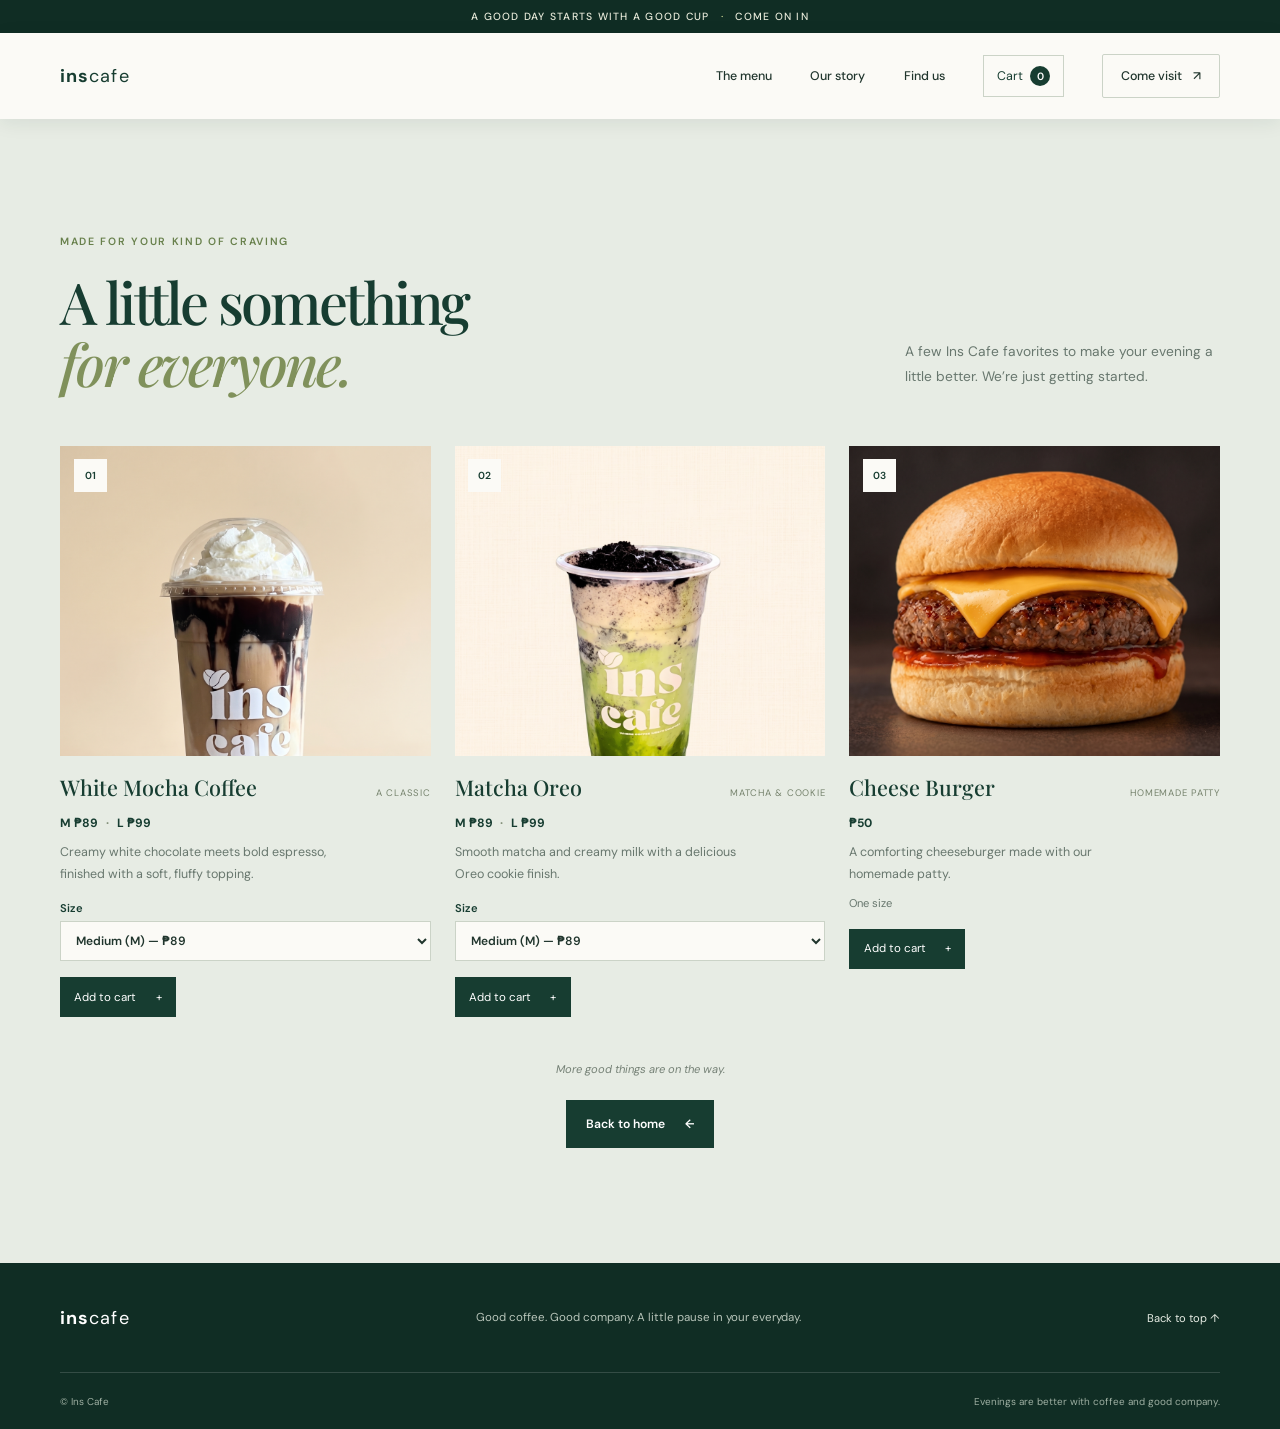
<file: menu.html>
<!DOCTYPE html>
<html lang="en">
<head>
    <meta charset="UTF-8">
    <meta name="viewport" content="width=device-width, initial-scale=1">
    <meta name="description" content="Explore the Ins Cafe menu, from white mocha coffee and Matcha Oreo to our homemade-patty cheeseburger.">
    <meta name="theme-color" content="#173d31">
    <title>Menu — Ins Cafe</title>
    <link rel="preconnect" href="https://fonts.googleapis.com">
    <link rel="preconnect" href="https://fonts.gstatic.com" crossorigin>
    <link href="https://fonts.googleapis.com/css2?family=DM+Sans:wght@400;500;600;700&family=Playfair+Display:wght@500;600;700&display=swap" rel="stylesheet">
    <link rel="stylesheet" href="styles.css">
</head>
<body>
    <a class="skip-link" href="#main">Skip to content</a>

    <div class="announcement">
        <p>A good day starts with a good cup <span aria-hidden="true">·</span> Come on in</p>
    </div>

    <header class="site-header menu-site-header">
        <nav class="navigation wrap" aria-label="Main navigation">
            <a class="brand" href="index.html#top" aria-label="Ins Cafe home">
                <span class="brand-name">ins<span>cafe</span></span>
            </a>
            <div class="nav-links">
                <a href="menu.html" aria-current="page">The menu</a>
                <a href="index.html#story">Our story</a>
                <a href="index.html#visit">Find us</a>
                <button class="cart-toggle" type="button" data-open-cart aria-label="Open cart, 0 items">
                    Cart <span class="cart-count" data-cart-count aria-hidden="true">0</span>
                </button>
                <a class="nav-cta" href="index.html#visit">Come visit <span aria-hidden="true">↗</span></a>
            </div>
        </nav>
    </header>

    <main id="main">
        <section class="menu-section section-pad menu-page" id="menu" aria-labelledby="menu-title">
            <div class="wrap">
                <div class="section-heading">
                    <div>
                        <p class="eyebrow eyebrow-green">Made for your kind of craving</p>
                        <h1 id="menu-title">A little something<br><em>for everyone.</em></h1>
                    </div>
                    <p class="section-intro">A few Ins Cafe favorites to make your evening a little better. We’re just getting started.</p>
                </div>
                <div class="menu-grid">
                    <article class="menu-card" data-product-id="white-mocha" data-price-m="89" data-price-l="99">
                        <div class="menu-image">
                            <img src="images/white-mocha-coffee.png" alt="White mocha coffee in an Ins Cafe cup" fetchpriority="high">
                            <span class="menu-number">01</span>
                        </div>
                        <div class="menu-card-copy">
                            <div class="menu-title-row">
                                <h2>White Mocha Coffee</h2>
                                <span class="menu-tag">A classic</span>
                            </div>
                            <p class="menu-prices">M ₱89 <span aria-hidden="true">·</span> L ₱99</p>
                            <p>Creamy white chocolate meets bold espresso, finished with a soft, fluffy topping.</p>
                            <label class="product-size" for="white-mocha-size">
                                Size
                                <select id="white-mocha-size" data-size-select>
                                    <option value="M">Medium (M) — ₱89</option>
                                    <option value="L">Large (L) — ₱99</option>
                                </select>
                            </label>
                            <button class="button button-light add-to-cart" type="button" data-add-to-cart data-product-id="white-mocha">Add to cart <span aria-hidden="true">+</span></button>
                        </div>
                    </article>
                    <article class="menu-card" data-product-id="matcha-oreo" data-price-m="89" data-price-l="99">
                        <div class="menu-image">
                            <img src="images/matcha-oreo.jpg" alt="Matcha Oreo drink" loading="lazy">
                            <span class="menu-number">02</span>
                        </div>
                        <div class="menu-card-copy">
                            <div class="menu-title-row">
                                <h2>Matcha Oreo</h2>
                                <span class="menu-tag">Matcha &amp; cookie</span>
                            </div>
                            <p class="menu-prices">M ₱89 <span aria-hidden="true">·</span> L ₱99</p>
                            <p>Smooth matcha and creamy milk with a delicious Oreo cookie finish.</p>
                            <label class="product-size" for="matcha-oreo-size">
                                Size
                                <select id="matcha-oreo-size" data-size-select>
                                    <option value="M">Medium (M) — ₱89</option>
                                    <option value="L">Large (L) — ₱99</option>
                                </select>
                            </label>
                            <button class="button button-light add-to-cart" type="button" data-add-to-cart data-product-id="matcha-oreo">Add to cart <span aria-hidden="true">+</span></button>
                        </div>
                    </article>
                    <article class="menu-card" data-product-id="cheese-burger" data-price="50">
                        <div class="menu-image">
                            <img src="images/cheese-burger.jpg" alt="Cheeseburger made with a homemade patty" loading="lazy">
                            <span class="menu-number">03</span>
                        </div>
                        <div class="menu-card-copy">
                            <div class="menu-title-row">
                                <h2>Cheese Burger</h2>
                                <span class="menu-tag">Homemade patty</span>
                            </div>
                            <p class="menu-prices">₱50</p>
                            <p>A comforting cheeseburger made with our homemade patty.</p>
                            <p class="product-size-note">One size</p>
                            <button class="button button-light add-to-cart" type="button" data-add-to-cart data-product-id="cheese-burger">Add to cart <span aria-hidden="true">+</span></button>
                        </div>
                    </article>
                </div>
                <p class="menu-footnote">More good things are on the way.</p>
                <div class="menu-more">
                    <a class="button button-light" href="index.html#top">Back to home <span aria-hidden="true">←</span></a>
                </div>
            </div>
        </section>
    </main>

    <p class="cart-status" data-cart-status role="status" aria-live="polite"></p>
    <dialog class="cart-dialog" data-cart-dialog aria-labelledby="cart-title">
        <div class="cart-dialog__header">
            <div>
                <p class="eyebrow eyebrow-green">Your Ins Cafe picks</p>
                <h2 id="cart-title">Your cart</h2>
            </div>
            <button class="cart-close" type="button" data-close-cart aria-label="Close cart">×</button>
        </div>
        <div class="cart-dialog__body">
            <div class="cart-toolbar">
                <p class="cart-summary" data-cart-summary>0 items</p>
                <button class="cart-clear" type="button" data-clear-cart disabled>Clear cart</button>
            </div>
            <p class="cart-empty" data-cart-empty>Your cart is empty. Add a favorite from the menu.</p>
            <ul class="cart-items" data-cart-items aria-label="Cart items"></ul>
        </div>
        <div class="cart-dialog__footer">
            <div class="cart-total-row">
                <span>Total</span>
                <strong data-cart-total>₱0</strong>
            </div>
            <button class="button button-light cart-qr-button" type="button" data-generate-qr disabled>Generate order QR <span aria-hidden="true">▦</span></button>
            <div class="cart-qr-output" data-qr-output hidden>
                <canvas data-qr-canvas aria-label="QR code for this cart request"></canvas>
                <p data-qr-message role="status" aria-live="polite"></p>
                <button class="cart-qr-hide" type="button" data-hide-qr>Hide QR and review cart</button>
            </div>
            <p>The QR opens the order details on this website. The scanning device must be able to reach the website; local file previews and localhost links only work on this computer.</p>
        </div>
    </dialog>

    <footer class="site-footer">
        <div class="wrap footer-main">
            <a class="brand footer-brand" href="index.html#top" aria-label="Ins Cafe, back to top">
                <span class="brand-name">ins<span>cafe</span></span>
            </a>
            <p>Good coffee. Good company. A little pause in your everyday.</p>
            <a class="footer-top" href="#main">Back to top ↑</a>
        </div>
        <div class="wrap footer-bottom">
            <span>© Ins Cafe</span>
            <span>Evenings are better with coffee and good company.</span>
        </div>
    </footer>
    <script src="scripts/qrcode-generator.js" defer></script>
    <script src="cart.js" defer></script>
</body>
</html>
</file>
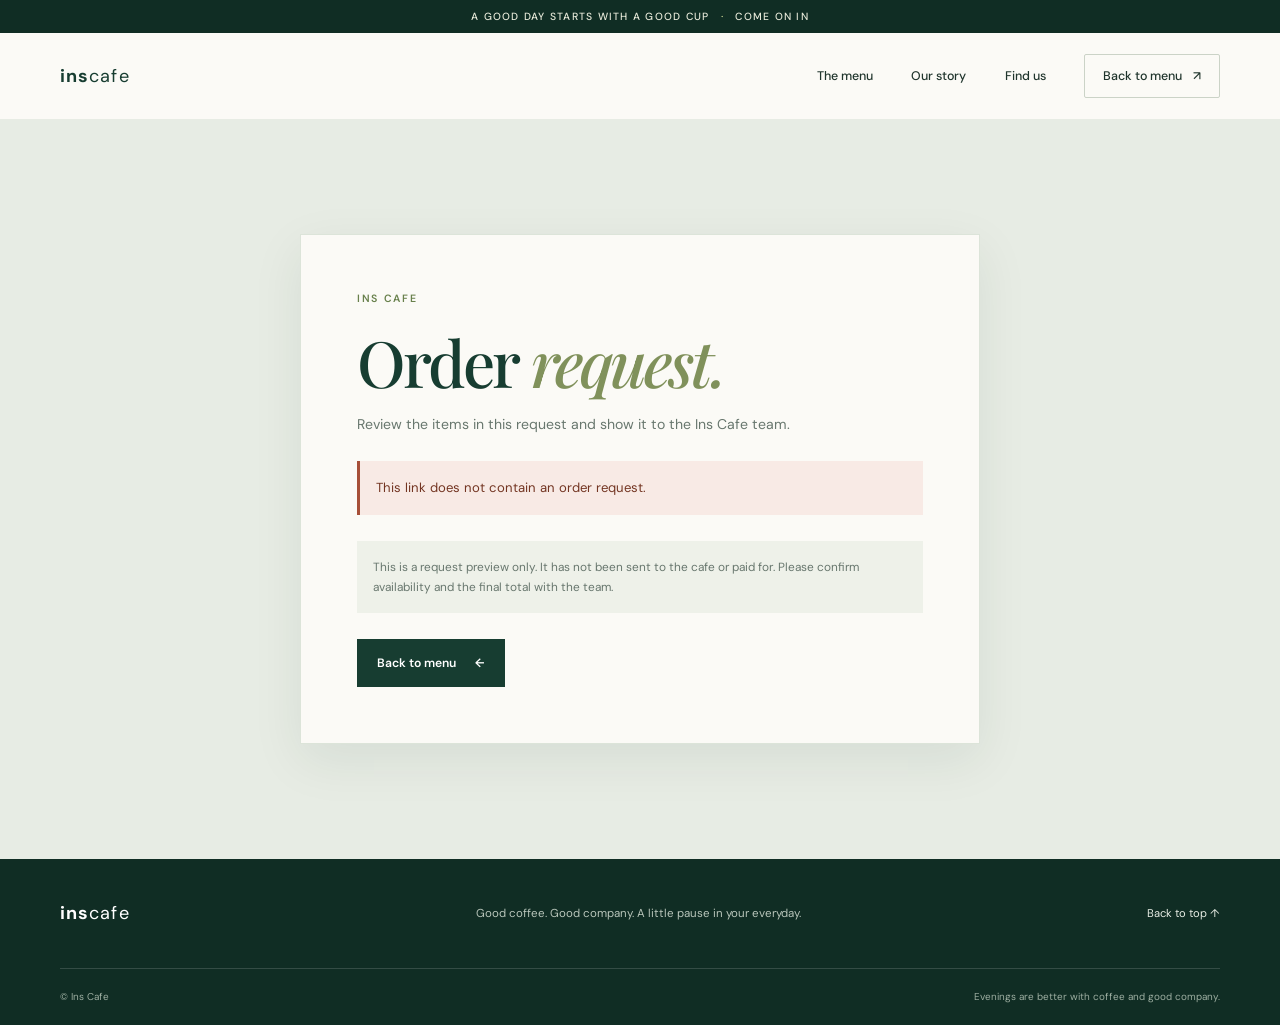
<file: order.html>
<!DOCTYPE html>
<html lang="en">
<head>
    <meta charset="UTF-8">
    <meta name="viewport" content="width=device-width, initial-scale=1">
    <meta name="description" content="Review an Ins Cafe order request.">
    <meta name="theme-color" content="#173d31">
    <title>Order request — Ins Cafe</title>
    <link rel="preconnect" href="https://fonts.googleapis.com">
    <link rel="preconnect" href="https://fonts.gstatic.com" crossorigin>
    <link href="https://fonts.googleapis.com/css2?family=DM+Sans:wght@400;500;600;700&family=Playfair+Display:wght@500;600;700&display=swap" rel="stylesheet">
    <link rel="stylesheet" href="styles.css">
</head>
<body>
    <a class="skip-link" href="#main">Skip to content</a>

    <div class="announcement">
        <p>A good day starts with a good cup <span aria-hidden="true">·</span> Come on in</p>
    </div>

    <header class="site-header">
        <nav class="navigation wrap" aria-label="Main navigation">
            <a class="brand" href="index.html#top" aria-label="Ins Cafe home">
                <span class="brand-name">ins<span>cafe</span></span>
            </a>
            <div class="nav-links">
                <a href="menu.html">The menu</a>
                <a href="index.html#story">Our story</a>
                <a href="index.html#visit">Find us</a>
                <a class="nav-cta" href="menu.html">Back to menu <span aria-hidden="true">↗</span></a>
            </div>
        </nav>
    </header>

    <main id="main" class="order-page section-pad">
        <div class="wrap order-wrap">
            <section class="order-card" aria-labelledby="order-title">
                <p class="eyebrow eyebrow-green">Ins Cafe</p>
                <h1 id="order-title">Order <em>request.</em></h1>
                <p class="order-intro">Review the items in this request and show it to the Ins Cafe team.</p>
                <p class="order-error" data-order-error role="alert" hidden></p>
                <div data-order-content hidden>
                    <ul class="order-items" data-order-items aria-label="Requested items"></ul>
                    <div class="order-total">
                        <span>Total</span>
                        <strong data-order-total></strong>
                    </div>
                </div>
                <p class="order-note">This is a request preview only. It has not been sent to the cafe or paid for. Please confirm availability and the final total with the team.</p>
                <a class="button button-light" href="menu.html">Back to menu <span aria-hidden="true">←</span></a>
            </section>
        </div>
    </main>

    <footer class="site-footer">
        <div class="wrap footer-main">
            <a class="brand footer-brand" href="index.html#top" aria-label="Ins Cafe home">
                <span class="brand-name">ins<span>cafe</span></span>
            </a>
            <p>Good coffee. Good company. A little pause in your everyday.</p>
            <a class="footer-top" href="#main">Back to top ↑</a>
        </div>
        <div class="wrap footer-bottom">
            <span>© Ins Cafe</span>
            <span>Evenings are better with coffee and good company.</span>
        </div>
    </footer>
    <script src="order.js" defer></script>
</body>
</html>
</file>
<file: styles.css>
:root {
    color-scheme: light;
    --green: #173d31;
    --green-deep: #102d24;
    --green-soft: #e7ece4;
    --cream: #f5f3eb;
    --paper: #fbfaf6;
    --ink: #20352d;
    --muted: #68776e;
    --accent: #d7e09a;
    --serif: "Playfair Display", Georgia, serif;
    --sans: "DM Sans", Arial, sans-serif;
}

* {
    box-sizing: border-box;
}

html {
    scroll-behavior: smooth;
    scroll-padding-top: 5.5rem;
}

body {
    margin: 0;
    background: var(--paper);
    color: var(--ink);
    font-family: var(--sans);
    -webkit-font-smoothing: antialiased;
}

img {
    display: block;
    width: 100%;
}

a {
    color: inherit;
}

a:focus-visible {
    outline: 3px solid #b6c75e;
    outline-offset: 4px;
}

.wrap {
    width: min(1160px, calc(100% - 64px));
    margin-inline: auto;
}

.skip-link {
    position: absolute;
    z-index: 10;
    top: 0.75rem;
    left: 0.75rem;
    padding: 0.75rem 1rem;
    transform: translateY(-150%);
    background: var(--paper);
    color: var(--green);
}

.skip-link:focus {
    transform: translateY(0);
}

.announcement {
    display: flex;
    min-height: 33px;
    align-items: center;
    justify-content: center;
    padding: 0.35rem 1rem;
    background: var(--green-deep);
    color: #e7e9d9;
    text-align: center;
}

.announcement p {
    margin: 0;
    font-size: 0.65rem;
    font-weight: 500;
    letter-spacing: 0.12em;
    text-transform: uppercase;
}

.announcement span {
    padding-inline: 0.45rem;
    color: var(--accent);
}

.site-header {
    position: relative;
    z-index: 2;
    background: var(--paper);
}

.menu-site-header {
    position: sticky;
    z-index: 4;
    top: 0;
    box-shadow: 0 4px 18px rgba(16, 45, 36, 0.08);
}

.navigation {
    display: flex;
    min-height: 86px;
    align-items: center;
    justify-content: space-between;
    gap: 2rem;
}

.brand {
    display: inline-flex;
    align-items: center;
    color: var(--green);
    text-decoration: none;
}

.brand-name {
    font-size: 1.13rem;
    font-weight: 700;
    letter-spacing: 0.06em;
}

.brand-name span {
    font-weight: 400;
}

.nav-links {
    display: flex;
    align-items: center;
    gap: clamp(1.25rem, 3vw, 2.8rem);
}

.nav-links a {
    font-size: 0.78rem;
    font-weight: 500;
    text-decoration: none;
    transition: color 160ms ease, background-color 160ms ease;
}

.nav-links a:hover,
.footer-top:hover {
    color: #668039;
}

.nav-links .nav-cta {
    padding: 0.82rem 1.12rem;
    border: 1px solid #cbd3c7;
    border-radius: 2px;
}

.nav-links .nav-cta:hover {
    border-color: var(--green);
    background: var(--green);
    color: #fff;
}

.nav-cta span {
    margin-left: 0.5rem;
}

.nav-links .cart-toggle {
    display: inline-flex;
    align-items: center;
    gap: 0.45rem;
    padding: 0.65rem 0.8rem;
    border: 1px solid #cbd3c7;
    background: transparent;
    color: var(--green);
    cursor: pointer;
    font: inherit;
    font-size: 0.78rem;
}

.cart-count {
    display: inline-grid;
    min-width: 1.25rem;
    height: 1.25rem;
    place-items: center;
    border-radius: 50%;
    background: var(--green);
    color: #fff;
    font-size: 0.66rem;
    font-weight: 600;
}

.hero {
    position: relative;
    display: grid;
    min-height: 610px;
    grid-template-columns: 0.92fr 1.08fr;
    align-items: center;
    gap: clamp(2rem, 6vw, 5rem);
    padding-top: 2.5rem;
    padding-bottom: 5.75rem;
}

.hero-copy {
    position: relative;
    z-index: 1;
    padding-block: 2rem;
}

.hero-copy .eyebrow {
    color: #708152;
}

.eyebrow {
    display: flex;
    align-items: center;
    gap: 0.65rem;
    margin: 0 0 1.25rem;
    color: #dce4cf;
    font-size: 0.66rem;
    font-weight: 600;
    letter-spacing: 0.16em;
    line-height: 1.5;
    text-transform: uppercase;
}

.eyebrow-dot {
    width: 7px;
    height: 7px;
    border-radius: 50%;
    background: var(--accent);
}

h1,
h2,
h3,
p {
    margin-top: 0;
}

.hero h1 {
    margin-bottom: 1.25rem;
    color: var(--green);
    font-family: var(--serif);
    font-size: clamp(3.25rem, 6.1vw, 5.4rem);
    font-weight: 500;
    letter-spacing: -0.055em;
    line-height: 1.02;
}

.hero h1 em,
.section-heading h2 em,
.story-copy h2 em,
.visit-layout h2 em {
    color: #80915b;
    font-weight: 500;
}

.hero-intro {
    max-width: 420px;
    margin-bottom: 1.8rem;
    color: var(--muted);
    font-size: 0.94rem;
    line-height: 1.85;
}

.hero-actions {
    display: flex;
    align-items: center;
    flex-wrap: wrap;
    gap: 1.5rem;
}

.button {
    display: inline-flex;
    min-height: 48px;
    align-items: center;
    justify-content: center;
    gap: 1.2rem;
    padding: 0.8rem 1.2rem;
    border: 1px solid transparent;
    font-size: 0.76rem;
    font-weight: 600;
    text-decoration: none;
    transition: transform 160ms ease, background-color 160ms ease;
}

.button:hover {
    transform: translateY(-2px);
}

.button-light {
    background: var(--green);
    color: #fff;
}

.button-light:hover {
    background: var(--green-deep);
}

.text-link {
    display: inline-flex;
    align-items: center;
    gap: 0.6rem;
    color: var(--green);
    font-size: 0.76rem;
    font-weight: 600;
    text-decoration: none;
}

.text-link span {
    transition: transform 160ms ease;
}

.text-link:hover span {
    transform: translateX(4px);
}

.hero-note {
    display: flex;
    align-items: center;
    gap: 0.8rem;
    margin-top: 3rem;
    color: var(--muted);
}

.note-icon {
    display: grid;
    width: 35px;
    height: 35px;
    place-items: center;
    border: 1px solid #d8decf;
    border-radius: 50%;
    color: #7f925b;
    font-size: 1rem;
}

.hero-note p {
    margin: 0;
    font-size: 0.68rem;
    line-height: 1.65;
}

.hero-note strong {
    color: var(--green);
    font-weight: 600;
}

.hero-visual {
    position: relative;
    min-height: 472px;
    height: min(60vw, 535px);
}

.hero-visual > img {
    height: 100%;
    object-fit: cover;
    object-position: center;
}

.image-caption {
    position: absolute;
    right: 0;
    bottom: 0;
    display: grid;
    min-width: 185px;
    gap: 0.3rem;
    padding: 1rem 1.2rem;
    background: var(--paper);
    color: var(--green);
    font-family: var(--serif);
    font-size: 1.05rem;
}

.caption-kicker {
    color: var(--muted);
    font-family: var(--sans);
    font-size: 0.58rem;
    font-weight: 600;
    letter-spacing: 0.13em;
    text-transform: uppercase;
}

.round-stamp {
    position: absolute;
    top: 1.5rem;
    left: -2rem;
    display: flex;
    width: 105px;
    height: 105px;
    flex-direction: column;
    align-items: center;
    justify-content: center;
    gap: 0.2rem;
    border: 1px solid rgba(255, 255, 255, 0.65);
    border-radius: 50%;
    background: var(--green);
    color: #fff;
    font-size: 0.46rem;
    font-weight: 600;
    letter-spacing: 0.12em;
}

.round-stamp .stamp-star {
    color: var(--accent);
    font-size: 1.15rem;
}

.scroll-cue {
    position: absolute;
    bottom: 2rem;
    left: 0;
    display: inline-flex;
    align-items: center;
    gap: 0.65rem;
    color: #839087;
    font-size: 0.57rem;
    font-weight: 600;
    letter-spacing: 0.15em;
    text-decoration: none;
}

.scroll-cue span {
    color: var(--green);
    font-size: 0.9rem;
}

.section-pad {
    padding-block: clamp(5rem, 9vw, 8rem);
}

.menu-section {
    background: var(--green-soft);
}

.section-heading {
    display: flex;
    align-items: end;
    justify-content: space-between;
    gap: 2rem;
    margin-bottom: 3.2rem;
}

.eyebrow-green {
    color: #68804c;
}

.section-heading h2,
.story-copy h2,
.visit-layout h2 {
    margin: 0;
    color: var(--green);
    font-family: var(--serif);
    font-size: clamp(2.7rem, 4.5vw, 4rem);
    font-weight: 500;
    letter-spacing: -0.045em;
    line-height: 1.08;
}

.section-intro {
    max-width: 315px;
    margin: 0 0 0.35rem;
    color: var(--muted);
    font-size: 0.86rem;
    line-height: 1.8;
}

.menu-grid {
    display: grid;
    grid-template-columns: repeat(3, minmax(0, 1fr));
    gap: 1.5rem;
}

.menu-card {
    min-width: 0;
}

.menu-image {
    position: relative;
    height: clamp(220px, 25vw, 310px);
    overflow: hidden;
    background: #d4d7c8;
}

.menu-image img {
    height: 100%;
    object-fit: cover;
    transition: transform 400ms ease;
}

.menu-card:hover .menu-image img {
    transform: scale(1.04);
}

.menu-number {
    position: absolute;
    top: 0.85rem;
    left: 0.85rem;
    display: grid;
    width: 33px;
    height: 33px;
    place-items: center;
    background: var(--paper);
    color: var(--green);
    font-size: 0.64rem;
    font-weight: 600;
}

.menu-card-copy {
    padding-top: 1.1rem;
}

.menu-title-row {
    display: flex;
    align-items: baseline;
    justify-content: space-between;
    gap: 0.8rem;
}

.menu-title-row h2,
.menu-title-row h3 {
    margin: 0;
    color: var(--green);
    font-family: var(--serif);
    font-size: 1.35rem;
    font-weight: 500;
}

.menu-tag {
    color: #76836d;
    font-size: 0.59rem;
    letter-spacing: 0.08em;
    text-transform: uppercase;
    white-space: nowrap;
}

.menu-card-copy p {
    max-width: 290px;
    margin: 0.55rem 0 0;
    color: var(--muted);
    font-size: 0.78rem;
    line-height: 1.7;
}

.menu-card-copy .menu-prices {
    margin-top: 0.75rem;
    color: var(--green);
    font-size: 0.75rem;
    font-weight: 700;
}

.menu-prices span {
    padding-inline: 0.3rem;
    color: #839079;
}

.product-size {
    display: grid;
    gap: 0.4rem;
    margin-top: 1rem;
    color: var(--green);
    font-size: 0.7rem;
    font-weight: 600;
}

.product-size select {
    min-height: 40px;
    padding: 0.5rem 0.7rem;
    border: 1px solid #cbd3c7;
    border-radius: 0;
    background: var(--paper);
    color: var(--ink);
    font: inherit;
    font-size: 0.75rem;
}

.product-size-note {
    color: var(--muted);
    font-size: 0.7rem !important;
}

.add-to-cart {
    min-height: 40px;
    margin-top: 1rem;
    padding: 0.6rem 0.9rem;
    border: 0;
    cursor: pointer;
    font: inherit;
    font-size: 0.72rem;
}

.cart-status {
    position: fixed;
    z-index: 5;
    right: 1rem;
    bottom: 1rem;
    max-width: min(24rem, calc(100% - 2rem));
    margin: 0;
    padding: 0;
    background: var(--green-deep);
    color: #fff;
    font-size: 0.78rem;
}

.cart-status:not(:empty) {
    padding: 0.8rem 1rem;
}

.cart-dialog {
    position: fixed;
    inset: 0;
    display: none;
    width: min(34rem, calc(100% - 2rem));
    max-height: min(80vh, 42rem);
    margin: auto;
    grid-template-rows: auto minmax(0, 1fr) auto;
    padding: 0;
    border: 1px solid #d7dfd3;
    background: var(--paper);
    color: var(--ink);
    box-shadow: 0 1.5rem 5rem rgba(12, 29, 22, 0.3);
}

.cart-dialog[open] {
    display: grid;
}

.cart-dialog::backdrop {
    background: rgba(10, 25, 19, 0.58);
    backdrop-filter: blur(3px);
}

.cart-dialog__header,
.cart-dialog__body,
.cart-dialog__footer {
    padding: 1.4rem 1.6rem;
}

.cart-dialog__body {
    overflow-y: auto;
}

.cart-dialog__header {
    display: flex;
    align-items: flex-start;
    justify-content: space-between;
    border-bottom: 1px solid #e1e6dc;
}

.cart-dialog__header .eyebrow {
    margin-bottom: 0.4rem;
}

.cart-dialog__header h2 {
    margin: 0;
    color: var(--green);
    font-family: var(--serif);
    font-size: 2rem;
    font-weight: 500;
}

.cart-close {
    width: 2.25rem;
    height: 2.25rem;
    border: 1px solid #cbd3c7;
    background: transparent;
    color: var(--green);
    cursor: pointer;
    font-size: 1.5rem;
    line-height: 1;
}

.cart-toolbar {
    display: flex;
    align-items: center;
    justify-content: space-between;
    gap: 1rem;
}

.cart-summary {
    margin: 0;
    color: var(--green);
    font-size: 0.8rem;
    font-weight: 600;
}

.cart-clear,
.cart-remove {
    padding: 0.4rem;
    border: 0;
    background: transparent;
    color: #657c4a;
    cursor: pointer;
    font: inherit;
    font-size: 0.72rem;
    text-decoration: underline;
    text-underline-offset: 0.2em;
}

.cart-clear:disabled {
    color: #909a90;
    cursor: not-allowed;
}

.cart-empty {
    margin: 1.5rem 0 0;
    color: var(--muted);
    font-size: 0.82rem;
    line-height: 1.7;
}

.cart-empty[hidden] {
    display: none;
}

.cart-items {
    display: grid;
    gap: 1rem;
    margin: 1rem 0 0;
    padding: 0;
    list-style: none;
}

.cart-item {
    display: flex;
    align-items: center;
    gap: 1rem;
    padding-bottom: 1rem;
    border-bottom: 1px solid #e1e6dc;
}

.cart-item__image {
    width: 4.5rem;
    height: 4.5rem;
    flex: 0 0 4.5rem;
    object-fit: cover;
}

.cart-item__details {
    display: grid;
    flex: 1;
    gap: 0.55rem;
}

.cart-item__details h3 {
    margin: 0;
    color: var(--green);
    font-family: var(--serif);
    font-size: 1.05rem;
    font-weight: 500;
}

.cart-item__price {
    margin: 0;
    color: var(--muted);
    font-size: 0.7rem;
}

.cart-item__controls {
    display: flex;
    align-items: center;
    gap: 0.6rem;
    color: var(--muted);
    font-size: 0.75rem;
}

.quantity-button {
    display: grid;
    width: 1.8rem;
    height: 1.8rem;
    place-items: center;
    border: 1px solid #cbd3c7;
    background: transparent;
    color: var(--green);
    cursor: pointer;
    font: inherit;
    font-size: 1rem;
}

.quantity-button:disabled {
    color: #aab2a7;
    cursor: not-allowed;
}

.cart-remove {
    margin-left: auto;
}

.cart-dialog__footer {
    max-height: 42vh;
    overflow-y: auto;
    border-top: 1px solid #e1e6dc;
}

.cart-total-row {
    display: flex;
    align-items: center;
    justify-content: space-between;
    margin-bottom: 1rem;
    color: var(--green);
    font-size: 0.9rem;
}

.cart-total-row strong {
    font-size: 1.1rem;
}

.cart-qr-button {
    width: 100%;
    border: 0;
    cursor: pointer;
    font: inherit;
    font-size: 0.78rem;
}

.cart-qr-button:disabled {
    background: #9ba89c;
    cursor: not-allowed;
}

.cart-qr-output {
    display: grid;
    justify-items: center;
    gap: 0.75rem;
    margin-top: 1rem;
    padding: 1rem;
    border: 1px solid #e1e6dc;
    background: #fff;
    text-align: center;
}

.cart-qr-output[hidden] {
    display: none;
}

.cart-qr-output canvas {
    width: min(100%, 16rem);
    height: auto;
    image-rendering: pixelated;
}

.cart-qr-output p {
    max-width: 24rem;
}

.cart-qr-hide {
    padding: 0.45rem 0;
    border: 0;
    background: transparent;
    color: #657c4a;
    cursor: pointer;
    font: inherit;
    font-size: 0.72rem;
    text-decoration: underline;
    text-underline-offset: 0.2em;
}

.cart-dialog__footer p {
    margin: 0;
    color: var(--muted);
    font-size: 0.72rem;
    line-height: 1.6;
}

.menu-footnote {
    margin: 2.8rem 0 0;
    color: #758176;
    font-size: 0.7rem;
    font-style: italic;
    text-align: center;
}

.menu-more {
    display: flex;
    justify-content: center;
    margin-top: 1.5rem;
}

.menu-page h1 {
    margin: 0;
    color: var(--green);
    font-family: var(--serif);
    font-size: clamp(2.7rem, 4.5vw, 4rem);
    font-weight: 500;
    letter-spacing: -0.045em;
    line-height: 1.08;
}

.menu-page h1 em {
    color: #80915b;
    font-weight: 500;
}

.order-page {
    min-height: 65vh;
    background: var(--green-soft);
}

.order-wrap {
    display: flex;
    justify-content: center;
}

.order-card {
    width: min(100%, 680px);
    padding: clamp(1.5rem, 5vw, 3.5rem);
    border: 1px solid #dce4d9;
    background: var(--paper);
    box-shadow: 0 1rem 3rem rgba(16, 45, 36, 0.08);
}

.order-card h1 {
    margin: 0;
    color: var(--green);
    font-family: var(--serif);
    font-size: clamp(2.6rem, 6vw, 4rem);
    font-weight: 500;
    letter-spacing: -0.045em;
    line-height: 1.08;
}

.order-card h1 em {
    color: #80915b;
    font-weight: 500;
}

.order-intro {
    margin: 1rem 0 0;
    color: var(--muted);
    font-size: 0.88rem;
    line-height: 1.8;
}

.order-error {
    margin: 1.5rem 0 0;
    padding: 1rem;
    border-left: 3px solid #a64f38;
    background: #f8eae5;
    color: #733522;
    font-size: 0.82rem;
    line-height: 1.65;
}

.order-error[hidden],
[data-order-content][hidden] {
    display: none;
}

.order-items {
    display: grid;
    gap: 1rem;
    margin: 2rem 0 0;
    padding: 0;
    list-style: none;
}

.order-item {
    display: flex;
    align-items: center;
    justify-content: space-between;
    gap: 1rem;
    padding-bottom: 1rem;
    border-bottom: 1px solid #dce4d9;
}

.order-item__details h2 {
    margin: 0;
    color: var(--green);
    font-family: var(--serif);
    font-size: 1.15rem;
    font-weight: 500;
}

.order-item__details p {
    margin: 0.4rem 0 0;
    color: var(--muted);
    font-size: 0.75rem;
}

.order-item > strong {
    color: var(--green);
    font-size: 0.82rem;
    white-space: nowrap;
}

.order-total {
    display: flex;
    justify-content: space-between;
    gap: 1rem;
    margin-block: 1.3rem 1.8rem;
    color: var(--green);
    font-size: 0.95rem;
}

.order-total strong {
    font-size: 1.15rem;
}

.order-note {
    margin: 1.6rem 0;
    padding: 1rem;
    background: #eef1e9;
    color: var(--muted);
    font-size: 0.74rem;
    line-height: 1.7;
}

.story-section {
    background: var(--paper);
}

.story-layout {
    display: grid;
    grid-template-columns: 1.05fr 0.95fr;
    align-items: center;
    gap: clamp(3rem, 9vw, 8rem);
}

.story-image {
    position: relative;
    min-height: 440px;
}

.story-image img {
    height: 440px;
    object-fit: cover;
}

.story-image-label {
    position: absolute;
    right: -1rem;
    bottom: 1.5rem;
    padding: 0.9rem 1.2rem;
    background: var(--accent);
    color: var(--green);
    font-family: var(--serif);
    font-size: 0.92rem;
}

.story-copy {
    max-width: 440px;
}

.story-copy h2 {
    margin-bottom: 1.4rem;
    font-size: clamp(2.45rem, 4vw, 3.6rem);
}

.story-copy > p:not(.eyebrow) {
    margin-bottom: 1rem;
    color: var(--muted);
    font-size: 0.85rem;
    line-height: 1.9;
}

.text-link-green {
    margin-top: 0.7rem;
    color: #617c42;
}

.visit-section {
    position: relative;
    overflow: hidden;
    padding-block: clamp(4.5rem, 8vw, 7rem);
    background: var(--green);
    color: #fff;
}

.visit-layout {
    position: relative;
    display: grid;
    grid-template-columns: 1fr 0.7fr;
    align-items: center;
    gap: 3rem;
}

.eyebrow-light {
    color: #cfdbc3;
}

.visit-layout h2 {
    color: #fff;
    font-size: clamp(3rem, 5vw, 4.6rem);
}

.visit-layout h2 em {
    color: var(--accent);
}

.visit-details {
    position: relative;
    z-index: 1;
    max-width: 350px;
}

.visit-details > p {
    margin-bottom: 1.5rem;
    color: #d6e0d8;
    font-size: 0.86rem;
    line-height: 1.8;
}

.button-outline {
    border-color: rgba(255, 255, 255, 0.55);
    color: #fff;
}

.button-outline:hover {
    background: rgba(255, 255, 255, 0.1);
}

.visit-note {
    display: block;
    margin-top: 1rem;
    color: #b8c8bb;
    font-size: 0.65rem;
}

.visit-decoration {
    position: absolute;
    right: 2%;
    bottom: -5rem;
    color: rgba(255, 255, 255, 0.05);
    font-size: 18rem;
    line-height: 1;
}

.site-footer {
    background: var(--green-deep);
    color: #e7ece4;
}

.footer-main {
    display: flex;
    min-height: 110px;
    align-items: center;
    justify-content: space-between;
    gap: 1.5rem;
    border-bottom: 1px solid rgba(255, 255, 255, 0.15);
}

.footer-brand {
    color: #fff;
}

.footer-main > p {
    margin: 0;
    color: #b8c5ba;
    font-size: 0.72rem;
}

.footer-top {
    color: #e7ece4;
    font-size: 0.7rem;
    text-decoration: none;
}

.footer-bottom {
    display: flex;
    min-height: 56px;
    align-items: center;
    justify-content: space-between;
    gap: 1rem;
    color: #9eafa2;
    font-size: 0.62rem;
}

@media (max-width: 760px) {
    .wrap {
        width: min(100% - 40px, 560px);
    }

    .navigation {
        min-height: 74px;
        flex-wrap: wrap;
        gap: 0.8rem;
        padding-block: 0.85rem;
    }

    .menu-site-header .navigation {
        min-height: 74px;
        padding-block: 0.65rem;
    }

    .menu-site-header .nav-links {
        flex-wrap: nowrap;
    }

    .brand-name {
        font-size: 1rem;
    }

    .nav-links {
        width: 100%;
        justify-content: space-between;
        gap: 0.6rem;
        padding-top: 0.1rem;
    }

    .nav-links a {
        font-size: 0.68rem;
    }

    .nav-links .nav-cta {
        padding: 0.55rem 0.65rem;
    }

    .nav-links .cart-toggle {
        gap: 0.25rem;
        padding: 0.48rem;
        font-size: 0.68rem;
    }

    .nav-links .cart-toggle:hover {
        background: var(--green);
        color: #fff;
    }

    .hero {
        min-height: auto;
        grid-template-columns: 1fr;
        gap: 2rem;
        padding-top: 3.4rem;
        padding-bottom: 5rem;
    }

    .hero-copy {
        padding: 0;
    }

    .hero h1 {
        font-size: clamp(3.5rem, 13vw, 5rem);
    }

    .hero-intro {
        max-width: 460px;
        font-size: 0.88rem;
    }

    .hero-note {
        display: none;
    }

    .hero-visual {
        min-height: 350px;
        height: 68vw;
        max-height: 470px;
        margin-left: 0.6rem;
    }

    .round-stamp {
        top: 1rem;
        left: -0.7rem;
        width: 88px;
        height: 88px;
        font-size: 0.4rem;
    }

    .scroll-cue {
        bottom: 1.5rem;
    }

    .section-heading {
        align-items: flex-start;
        flex-direction: column;
        gap: 1.1rem;
        margin-bottom: 2.2rem;
    }

    .section-intro {
        max-width: 410px;
    }

    .menu-grid {
        grid-template-columns: 1fr;
        gap: 2rem;
    }

    .menu-image {
        height: min(76vw, 380px);
    }

    .menu-card-copy p {
        max-width: 100%;
    }

    .menu-footnote {
        margin-top: 2rem;
    }

    .story-layout {
        grid-template-columns: 1fr;
        gap: 3rem;
    }

    .story-image,
    .story-image img {
        min-height: 340px;
        height: 72vw;
        max-height: 450px;
    }

    .story-image-label {
        right: -0.3rem;
    }

    .story-copy {
        max-width: 520px;
    }

    .visit-layout {
        grid-template-columns: 1fr;
        gap: 2rem;
    }

    .visit-details {
        max-width: 460px;
    }

    .visit-decoration {
        right: -2rem;
        bottom: 3rem;
        font-size: 12rem;
    }

    .footer-main {
        min-height: 145px;
        flex-wrap: wrap;
        justify-content: flex-start;
        gap: 0.5rem 1rem;
        padding-block: 1.5rem;
    }

    .footer-main > p {
        order: 1;
        width: 100%;
    }

    .footer-top {
        margin-left: auto;
    }
}

@media (max-width: 390px) {
    .wrap {
        width: calc(100% - 32px);
    }

    .announcement p {
        font-size: 0.57rem;
        letter-spacing: 0.09em;
    }

    .nav-links {
        gap: 0.4rem;
    }

    .nav-links a {
        font-size: 0.62rem;
    }

    .nav-links .nav-cta {
        padding-inline: 0.5rem;
    }

    .nav-links .cart-toggle {
        padding-inline: 0.35rem;
        font-size: 0.62rem;
    }

    .hero-actions {
        align-items: flex-start;
        flex-direction: column;
        gap: 1rem;
    }
}

@media (prefers-reduced-motion: reduce) {
    *,
    *::before,
    *::after {
        scroll-behavior: auto !important;
        transition-duration: 0.01ms !important;
    }
}
</file>
